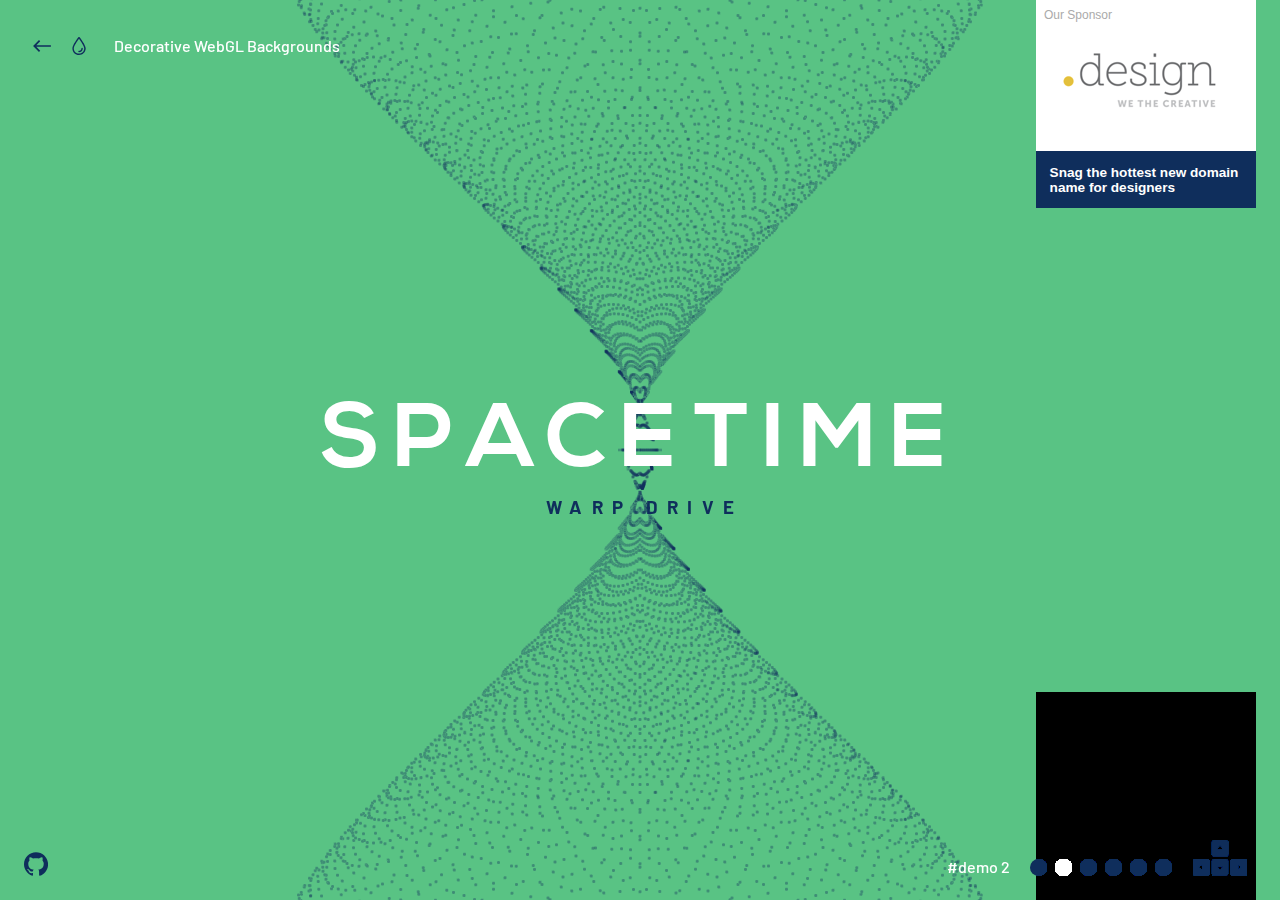
<file: DecorativeBackgrounds/index2.html>
<!DOCTYPE html>
<html lang="en" class="no-js">
	<head>
		<meta charset="UTF-8" />
		<meta name="viewport" content="width=device-width, initial-scale=1">
		<title>Decorative WebGL Backgrounds | Demo 2 | Codrops</title>
		<meta name="description" content="A collection of decorative animated background shapes powered by WebGL and TweenMax." />
		<meta name="keywords" content="webgl, background, shape, web design, web development, tweenmax, gsap, animation" />
		<meta name="author" content="Louis Hoebregts for Codrops" />
		<link rel="shortcut icon" href="favicon.ico">
		<link href="https://fonts.googleapis.com/css?family=Barlow:400,500,700" rel="stylesheet">
		<link rel="stylesheet" type="text/css" href="css/base.css" />
		<link rel="stylesheet" type="text/css" href="css/demo2.css" />
		<link rel="stylesheet" type="text/css" href="pater/pater.css" />
		<script>document.documentElement.className="js";var supportsCssVars=function(){var e,t=document.createElement("style");return t.innerHTML="root: { --tmp-var: bold; }",document.head.appendChild(t),e=!!(window.CSS&&window.CSS.supports&&window.CSS.supports("font-weight","var(--tmp-var)")),t.parentNode.removeChild(t),e};supportsCssVars()||alert("Please view this demo in a modern browser that supports CSS Variables.");</script>
	</head>
	<body class="demo-2">
		<svg class="hidden">
			<symbol id="icon-arrow" viewBox="0 0 24 24">
				<title>arrow</title>
				<polygon points="6.3,12.8 20.9,12.8 20.9,11.2 6.3,11.2 10.2,7.2 9,6 3.1,12 9,18 10.2,16.8 "/>
			</symbol>
			<symbol id="icon-drop" viewBox="0 0 24 24">
				<title>drop</title>
				<path d="M12,21c-3.6,0-6.6-3-6.6-6.6C5.4,11,10.8,4,11.4,3.2C11.6,3.1,11.8,3,12,3s0.4,0.1,0.6,0.3c0.6,0.8,6.1,7.8,6.1,11.2C18.6,18.1,15.6,21,12,21zM12,4.8c-1.8,2.4-5.2,7.4-5.2,9.6c0,2.9,2.3,5.2,5.2,5.2s5.2-2.3,5.2-5.2C17.2,12.2,13.8,7.3,12,4.8z"/><path d="M12,18.2c-0.4,0-0.7-0.3-0.7-0.7s0.3-0.7,0.7-0.7c1.3,0,2.4-1.1,2.4-2.4c0-0.4,0.3-0.7,0.7-0.7c0.4,0,0.7,0.3,0.7,0.7C15.8,16.5,14.1,18.2,12,18.2z"/>
			</symbol>
			<symbol id="icon-github" viewBox="0 0 32.6 31.8">
				<title>github</title>
				<path d="M16.3,0C7.3,0,0,7.3,0,16.3c0,7.2,4.7,13.3,11.1,15.5c0.8,0.1,1.1-0.4,1.1-0.8c0-0.4,0-1.4,0-2.8c-4.5,1-5.5-2.2-5.5-2.2c-0.7-1.9-1.8-2.4-1.8-2.4c-1.5-1,0.1-1,0.1-1c1.6,0.1,2.5,1.7,2.5,1.7c1.5,2.5,3.8,1.8,4.7,1.4c0.1-1.1,0.6-1.8,1-2.2c-3.6-0.4-7.4-1.8-7.4-8.1c0-1.8,0.6-3.2,1.7-4.4C7.4,10.7,6.8,9,7.7,6.8c0,0,1.4-0.4,4.5,1.7c1.3-0.4,2.7-0.5,4.1-0.5c1.4,0,2.8,0.2,4.1,0.5c3.1-2.1,4.5-1.7,4.5-1.7c0.9,2.2,0.3,3.9,0.2,4.3c1,1.1,1.7,2.6,1.7,4.4c0,6.3-3.8,7.6-7.4,8c0.6,0.5,1.1,1.5,1.1,3c0,2.2,0,3.9,0,4.5c0,0.4,0.3,0.9,1.1,0.8c6.5-2.2,11.1-8.3,11.1-15.5C32.6,7.3,25.3,0,16.3,0z"/>
			</symbol>
			<symbol id="icon-keyboard" viewBox="0 0 100 70">
				<title>keyboard</title>
				<!-- https://thenounproject.com/term/keyboard/783/ by Paul te Kortschot from the Noun Project -->
				<path d="M 60.94,1.83 39.22,1.83 C 36.71,1.83 34.67,3.86 34.67,6.376 L 34.67,28.1 C 34.67,30.61 36.71,32.65 39.22,32.65 L 60.94,32.65 C 63.45,32.65 65.5,30.61 65.5,28.1 L 65.5,6.376 C 65.5,3.86 63.45,1.83 60.94,1.83 Z M 44.79,18.63 50.08,11.74 55.37,18.63 Z" opacity="0.2"/>
				<path d="M 60.86,36.75 39.14,36.75 C 36.63,36.75 34.59,38.79 34.59,41.3 L 34.59,63.02 C 34.59,65.53 36.63,67.57 39.14,67.57 L 60.86,67.57 C 63.38,67.57 65.41,65.53 65.41,63.02 L 65.41,41.3 C 65.42,38.79 63.38,36.75 60.86,36.75 Z M 50.08,57.45 44.79,50.55 55.37,50.55 Z" opacity="0.2" />
				<path d="M 95.45,36.75 73.73,36.75 C 71.22,36.75 69.18,38.79 69.18,41.3 L 69.18,63.02 C 69.18,65.53 71.22,67.57 73.73,67.57 L 95.45,67.57 C 97.97,67.57 100,65.53 100,63.02 L 100,41.3 C 100,38.79 97.97,36.75 95.45,36.75 Z M 83.4,57.45 83.4,46.86 90.3,52.16 Z" />
				<path d="M 26.27,36.75 4.55,36.75 C 2.037,36.75 0,38.79 0,41.3 L 0,63.02 C 0,65.53 2.037,67.57 4.55,67.57 L 26.27,67.57 C 28.78,67.57 30.82,65.53 30.82,63.02 L 30.82,41.3 C 30.82,38.79 28.78,36.75 26.27,36.75 Z M 16.69,57.45 9.79,52.16 16.69,46.86 Z" />
			</symbol>
		</svg>
		<main>
			<div class="content content--fixed">
				<header class="codrops-header">
					<div class="codrops-links">
						<a class="codrops-icon codrops-icon--prev" href="https://tympanus.net/Development/AnimatedFrameSlideshow/" title="Previous Demo"><svg class="icon icon--arrow"><use xlink:href="#icon-arrow"></use></svg></a>
						<a class="codrops-icon codrops-icon--drop" href="https://tympanus.net/codrops/?p=33168" title="Back to the article"><svg class="icon icon--drop"><use xlink:href="#icon-drop"></use></svg></a>
					</div>
					<h1 class="codrops-header__title">Decorative WebGL Backgrounds</h1>
				</header>
				<a class="github" href="https://github.com/Mamboleoo/DecorativeBackgrounds/" title="Find this project on GitHub"><svg class="icon icon--github"><use xlink:href="#icon-github"></use></svg></a>
				<nav class="demos">
					<svg class="icon icon--keyboard"><use xlink:href="#icon-keyboard"></use></svg>
					<a class="demo" href="index.html"><span>Demo 1</span></a>
					<a class="demo demo--current" href="index2.html"><span>Demo 2</span></a>
					<a class="demo" href="index3.html"><span>Demo 3</span></a>
					<a class="demo" href="index4.html"><span>Demo 4</span></a>
					<a class="demo" href="index5.html"><span>Demo 5</span></a>
					<a class="demo" href="index6.html"><span>Demo 6</span></a>
				</nav>
				<a class="pater" href="http://go.thoughtleaders.io/TLDcodrops211117" onClick="recordOutboundLink(this, 'Outbound Links', 'TLDcodrops211117');return false;">
					<img class="pater__img" src="pater/TLD.png" alt="TLD"/>
					<h3 class="pater__title">​Snag the hottest new domain name for designers</h3>
					<p class="pater__description">.design domains were just released and some of the best ones are still available. They normally cost $35 but Codrops readers <strong>get them now for FREE!</strong></p>
				</a>
			</div>
			<div class="content">
				<canvas class="scene scene--full" id="scene"></canvas>
				<script type="x-shader/x-vertex" id="wrapVertexShader">
					#define PI 3.1415926535897932384626433832795
					attribute float size;
					void main() {
						vec4 mvPosition = modelViewMatrix * vec4( position, 1.0 );
						gl_PointSize = 3.0;
						gl_Position = projectionMatrix * mvPosition;
					}
				</script>
				<script type="x-shader/x-fragment" id="wrapFragmentShader">
					uniform sampler2D texture;
					void main(){
						vec4 textureColor = texture2D( texture, gl_PointCoord );
						if ( textureColor.a < 0.3 ) discard;
						vec4 dotColor = vec4(0.06, 0.18, 0.36, 0.4);
						vec4 color = dotColor * textureColor;
						gl_FragColor = color;
					}
				</script>
				<div class="content__inner">
					<h2 class="content__title">Spacetime</h2>
					<h3 class="content__subtitle">Warp Drive</h2>
				</div>
			</div>
		</main>
		<script src="js/demo.js"></script>
		<script src="js/three.min.js"></script>
		<script src="js/TweenMax.min.js"></script>
		<script src="js/demo2.js"></script>
	</body>
</html>
</file>
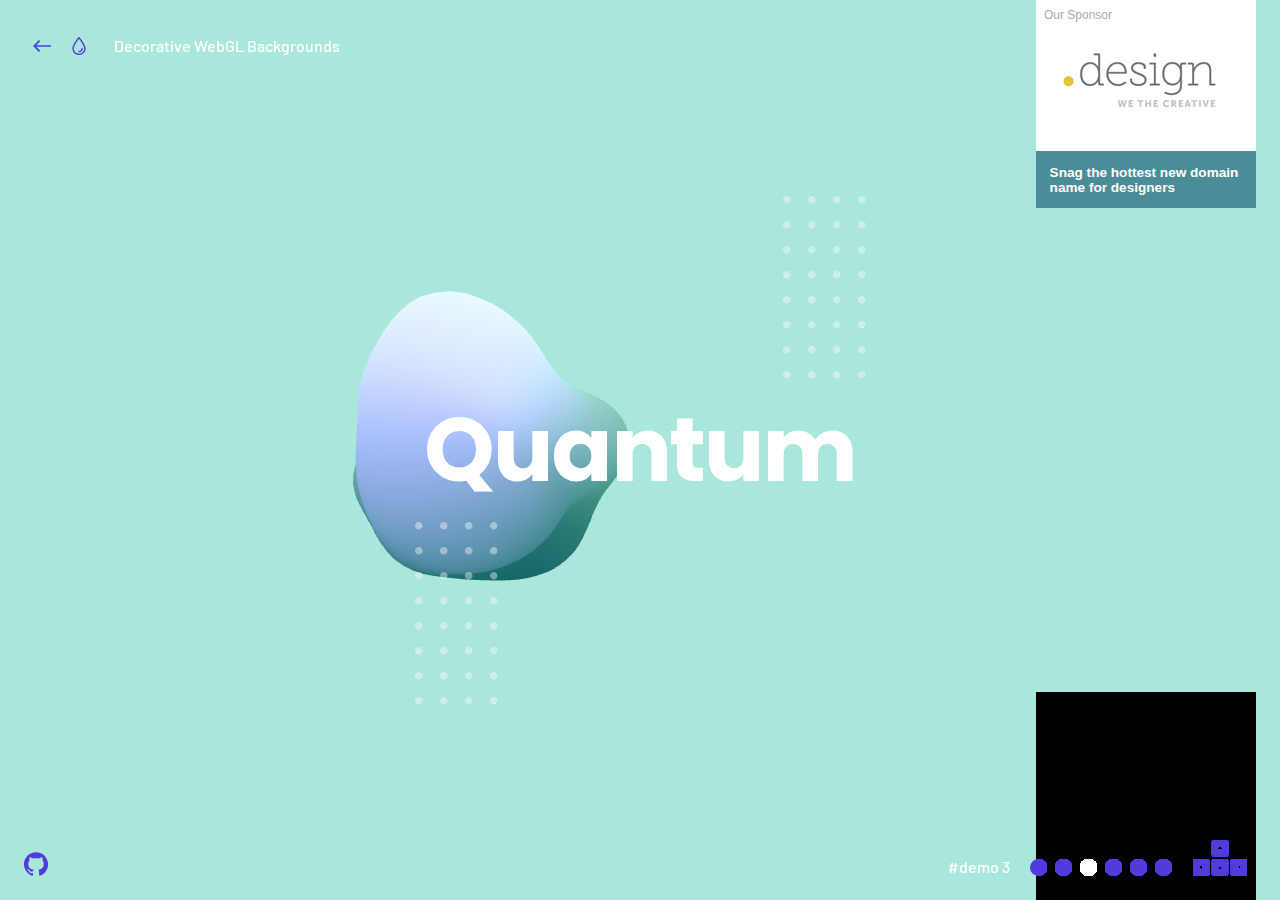
<file: DecorativeBackgrounds/index3.html>
<!DOCTYPE html>
<html lang="en" class="no-js">
	<head>
		<meta charset="UTF-8" />
		<meta name="viewport" content="width=device-width, initial-scale=1">
		<title>Decorative WebGL Backgrounds | Demo 3 | Codrops</title>
		<meta name="description" content="A collection of decorative animated background shapes powered by WebGL and TweenMax." />
		<meta name="keywords" content="webgl, background, shape, web design, web development, tweenmax, gsap, animation" />
		<meta name="author" content="Louis Hoebregts for Codrops" />
		<link rel="shortcut icon" href="favicon.ico">
		<link href="https://fonts.googleapis.com/css?family=Barlow:400,500,700|Poppins:600" rel="stylesheet">
		<link rel="stylesheet" type="text/css" href="css/base.css" />
		<link rel="stylesheet" type="text/css" href="css/demo3.css" />
		<link rel="stylesheet" type="text/css" href="pater/pater.css" />
		<script>document.documentElement.className="js";var supportsCssVars=function(){var e,t=document.createElement("style");return t.innerHTML="root: { --tmp-var: bold; }",document.head.appendChild(t),e=!!(window.CSS&&window.CSS.supports&&window.CSS.supports("font-weight","var(--tmp-var)")),t.parentNode.removeChild(t),e};supportsCssVars()||alert("Please view this demo in a modern browser that supports CSS Variables.");</script>
	</head>
	<body class="demo-3">
		<svg class="hidden">
			<symbol id="icon-arrow" viewBox="0 0 24 24">
				<title>arrow</title>
				<polygon points="6.3,12.8 20.9,12.8 20.9,11.2 6.3,11.2 10.2,7.2 9,6 3.1,12 9,18 10.2,16.8 "/>
			</symbol>
			<symbol id="icon-drop" viewBox="0 0 24 24">
				<title>drop</title>
				<path d="M12,21c-3.6,0-6.6-3-6.6-6.6C5.4,11,10.8,4,11.4,3.2C11.6,3.1,11.8,3,12,3s0.4,0.1,0.6,0.3c0.6,0.8,6.1,7.8,6.1,11.2C18.6,18.1,15.6,21,12,21zM12,4.8c-1.8,2.4-5.2,7.4-5.2,9.6c0,2.9,2.3,5.2,5.2,5.2s5.2-2.3,5.2-5.2C17.2,12.2,13.8,7.3,12,4.8z"/><path d="M12,18.2c-0.4,0-0.7-0.3-0.7-0.7s0.3-0.7,0.7-0.7c1.3,0,2.4-1.1,2.4-2.4c0-0.4,0.3-0.7,0.7-0.7c0.4,0,0.7,0.3,0.7,0.7C15.8,16.5,14.1,18.2,12,18.2z"/>
			</symbol>
			<symbol id="icon-github" viewBox="0 0 32.6 31.8">
				<title>github</title>
				<path d="M16.3,0C7.3,0,0,7.3,0,16.3c0,7.2,4.7,13.3,11.1,15.5c0.8,0.1,1.1-0.4,1.1-0.8c0-0.4,0-1.4,0-2.8c-4.5,1-5.5-2.2-5.5-2.2c-0.7-1.9-1.8-2.4-1.8-2.4c-1.5-1,0.1-1,0.1-1c1.6,0.1,2.5,1.7,2.5,1.7c1.5,2.5,3.8,1.8,4.7,1.4c0.1-1.1,0.6-1.8,1-2.2c-3.6-0.4-7.4-1.8-7.4-8.1c0-1.8,0.6-3.2,1.7-4.4C7.4,10.7,6.8,9,7.7,6.8c0,0,1.4-0.4,4.5,1.7c1.3-0.4,2.7-0.5,4.1-0.5c1.4,0,2.8,0.2,4.1,0.5c3.1-2.1,4.5-1.7,4.5-1.7c0.9,2.2,0.3,3.9,0.2,4.3c1,1.1,1.7,2.6,1.7,4.4c0,6.3-3.8,7.6-7.4,8c0.6,0.5,1.1,1.5,1.1,3c0,2.2,0,3.9,0,4.5c0,0.4,0.3,0.9,1.1,0.8c6.5-2.2,11.1-8.3,11.1-15.5C32.6,7.3,25.3,0,16.3,0z"/>
			</symbol>
			<symbol id="icon-keyboard" viewBox="0 0 100 70">
				<title>keyboard</title>
				<!-- https://thenounproject.com/term/keyboard/783/ by Paul te Kortschot from the Noun Project -->
				<path d="M 60.94,1.83 39.22,1.83 C 36.71,1.83 34.67,3.86 34.67,6.376 L 34.67,28.1 C 34.67,30.61 36.71,32.65 39.22,32.65 L 60.94,32.65 C 63.45,32.65 65.5,30.61 65.5,28.1 L 65.5,6.376 C 65.5,3.86 63.45,1.83 60.94,1.83 Z M 44.79,18.63 50.08,11.74 55.37,18.63 Z" opacity="0.2"/>
				<path d="M 60.86,36.75 39.14,36.75 C 36.63,36.75 34.59,38.79 34.59,41.3 L 34.59,63.02 C 34.59,65.53 36.63,67.57 39.14,67.57 L 60.86,67.57 C 63.38,67.57 65.41,65.53 65.41,63.02 L 65.41,41.3 C 65.42,38.79 63.38,36.75 60.86,36.75 Z M 50.08,57.45 44.79,50.55 55.37,50.55 Z" opacity="0.2" />
				<path d="M 95.45,36.75 73.73,36.75 C 71.22,36.75 69.18,38.79 69.18,41.3 L 69.18,63.02 C 69.18,65.53 71.22,67.57 73.73,67.57 L 95.45,67.57 C 97.97,67.57 100,65.53 100,63.02 L 100,41.3 C 100,38.79 97.97,36.75 95.45,36.75 Z M 83.4,57.45 83.4,46.86 90.3,52.16 Z" />
				<path d="M 26.27,36.75 4.55,36.75 C 2.037,36.75 0,38.79 0,41.3 L 0,63.02 C 0,65.53 2.037,67.57 4.55,67.57 L 26.27,67.57 C 28.78,67.57 30.82,65.53 30.82,63.02 L 30.82,41.3 C 30.82,38.79 28.78,36.75 26.27,36.75 Z M 16.69,57.45 9.79,52.16 16.69,46.86 Z" />
			</symbol>
		</svg>
		<main>
			<div class="content content--fixed">
				<header class="codrops-header">
					<div class="codrops-links">
						<a class="codrops-icon codrops-icon--prev" href="https://tympanus.net/Development/AnimatedFrameSlideshow/" title="Previous Demo"><svg class="icon icon--arrow"><use xlink:href="#icon-arrow"></use></svg></a>
						<a class="codrops-icon codrops-icon--drop" href="https://tympanus.net/codrops/?p=33168" title="Back to the article"><svg class="icon icon--drop"><use xlink:href="#icon-drop"></use></svg></a>
					</div>
					<h1 class="codrops-header__title">Decorative WebGL Backgrounds</h1>
				</header>
				<a class="github" href="https://github.com/Mamboleoo/DecorativeBackgrounds/" title="Find this project on GitHub"><svg class="icon icon--github"><use xlink:href="#icon-github"></use></svg></a>
				<nav class="demos">
					<svg class="icon icon--keyboard"><use xlink:href="#icon-keyboard"></use></svg>
					<a class="demo" href="index.html"><span>Demo 1</span></a>
					<a class="demo" href="index2.html"><span>Demo 2</span></a>
					<a class="demo demo--current" href="index3.html"><span>Demo 3</span></a>
					<a class="demo" href="index4.html"><span>Demo 4</span></a>
					<a class="demo" href="index5.html"><span>Demo 5</span></a>
					<a class="demo" href="index6.html"><span>Demo 6</span></a>
				</nav>
				<a class="pater" href="http://go.thoughtleaders.io/TLDcodrops211117" onClick="recordOutboundLink(this, 'Outbound Links', 'TLDcodrops211117');return false;">
					<img class="pater__img" src="pater/TLD.png" alt="TLD"/>
					<h3 class="pater__title">​Snag the hottest new domain name for designers</h3>
					<p class="pater__description">.design domains were just released and some of the best ones are still available. They normally cost $35 but Codrops readers <strong>get them now for FREE!</strong></p>
				</a>
			</div>
			<div class="content">
				<canvas class="scene scene--full" id="scene"></canvas>
				<div class="content__inner">
					<h2 class="content__title">Quantum</h2>
				</div>
			</div>
		</main>
		<script src="js/demo.js"></script>
		<script src="js/three.min.js"></script>
		<script src="js/perlin.js"></script>
		<script src="js/TweenMax.min.js"></script>
		<script src="js/demo3.js"></script>
	</body>
</html>
</file>
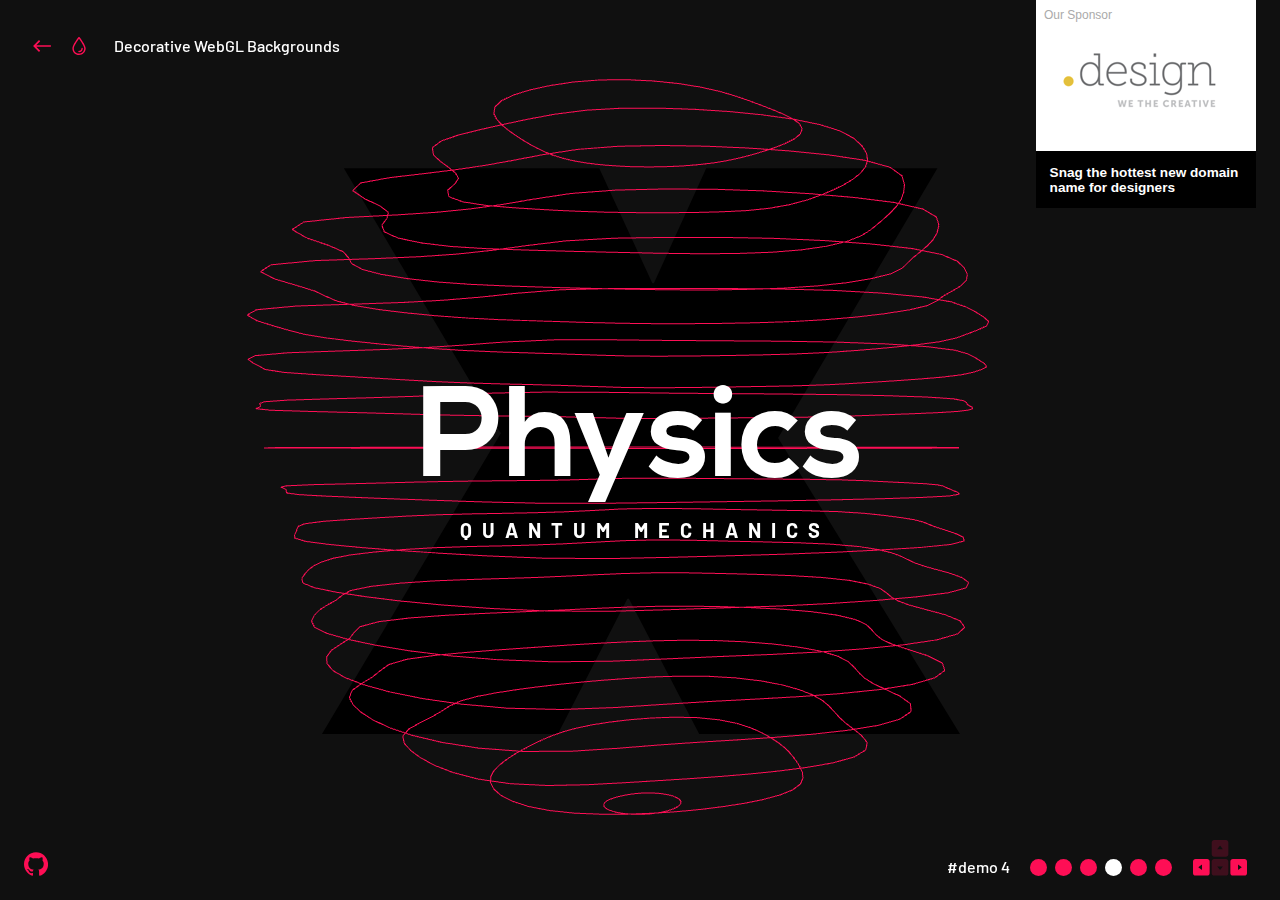
<file: DecorativeBackgrounds/index4.html>
<!DOCTYPE html>
<html lang="en" class="no-js">
	<head>
		<meta charset="UTF-8" />
		<meta name="viewport" content="width=device-width, initial-scale=1">
		<title>Decorative WebGL Backgrounds | Demo 4 | Codrops</title>
		<meta name="description" content="A collection of decorative animated background shapes powered by WebGL and TweenMax." />
		<meta name="keywords" content="webgl, background, shape, web design, web development, tweenmax, gsap, animation" />
		<meta name="author" content="Louis Hoebregts for Codrops" />
		<link rel="shortcut icon" href="favicon.ico">
		<link href="https://fonts.googleapis.com/css?family=Barlow:400,500,700" rel="stylesheet">
		<link rel="stylesheet" type="text/css" href="css/base.css" />
		<link rel="stylesheet" type="text/css" href="css/demo4.css" />
		<link rel="stylesheet" type="text/css" href="pater/pater.css" />
		<script>document.documentElement.className="js";var supportsCssVars=function(){var e,t=document.createElement("style");return t.innerHTML="root: { --tmp-var: bold; }",document.head.appendChild(t),e=!!(window.CSS&&window.CSS.supports&&window.CSS.supports("font-weight","var(--tmp-var)")),t.parentNode.removeChild(t),e};supportsCssVars()||alert("Please view this demo in a modern browser that supports CSS Variables.");</script>
	</head>
	<body class="demo-4">
		<svg class="hidden">
			<symbol id="icon-arrow" viewBox="0 0 24 24">
				<title>arrow</title>
				<polygon points="6.3,12.8 20.9,12.8 20.9,11.2 6.3,11.2 10.2,7.2 9,6 3.1,12 9,18 10.2,16.8 "/>
			</symbol>
			<symbol id="icon-drop" viewBox="0 0 24 24">
				<title>drop</title>
				<path d="M12,21c-3.6,0-6.6-3-6.6-6.6C5.4,11,10.8,4,11.4,3.2C11.6,3.1,11.8,3,12,3s0.4,0.1,0.6,0.3c0.6,0.8,6.1,7.8,6.1,11.2C18.6,18.1,15.6,21,12,21zM12,4.8c-1.8,2.4-5.2,7.4-5.2,9.6c0,2.9,2.3,5.2,5.2,5.2s5.2-2.3,5.2-5.2C17.2,12.2,13.8,7.3,12,4.8z"/><path d="M12,18.2c-0.4,0-0.7-0.3-0.7-0.7s0.3-0.7,0.7-0.7c1.3,0,2.4-1.1,2.4-2.4c0-0.4,0.3-0.7,0.7-0.7c0.4,0,0.7,0.3,0.7,0.7C15.8,16.5,14.1,18.2,12,18.2z"/>
			</symbol>
			<symbol id="icon-github" viewBox="0 0 32.6 31.8">
				<title>github</title>
				<path d="M16.3,0C7.3,0,0,7.3,0,16.3c0,7.2,4.7,13.3,11.1,15.5c0.8,0.1,1.1-0.4,1.1-0.8c0-0.4,0-1.4,0-2.8c-4.5,1-5.5-2.2-5.5-2.2c-0.7-1.9-1.8-2.4-1.8-2.4c-1.5-1,0.1-1,0.1-1c1.6,0.1,2.5,1.7,2.5,1.7c1.5,2.5,3.8,1.8,4.7,1.4c0.1-1.1,0.6-1.8,1-2.2c-3.6-0.4-7.4-1.8-7.4-8.1c0-1.8,0.6-3.2,1.7-4.4C7.4,10.7,6.8,9,7.7,6.8c0,0,1.4-0.4,4.5,1.7c1.3-0.4,2.7-0.5,4.1-0.5c1.4,0,2.8,0.2,4.1,0.5c3.1-2.1,4.5-1.7,4.5-1.7c0.9,2.2,0.3,3.9,0.2,4.3c1,1.1,1.7,2.6,1.7,4.4c0,6.3-3.8,7.6-7.4,8c0.6,0.5,1.1,1.5,1.1,3c0,2.2,0,3.9,0,4.5c0,0.4,0.3,0.9,1.1,0.8c6.5-2.2,11.1-8.3,11.1-15.5C32.6,7.3,25.3,0,16.3,0z"/>
			</symbol>
			<symbol id="icon-keyboard" viewBox="0 0 100 70">
				<title>keyboard</title>
				<!-- https://thenounproject.com/term/keyboard/783/ by Paul te Kortschot from the Noun Project -->
				<path d="M 60.94,1.83 39.22,1.83 C 36.71,1.83 34.67,3.86 34.67,6.376 L 34.67,28.1 C 34.67,30.61 36.71,32.65 39.22,32.65 L 60.94,32.65 C 63.45,32.65 65.5,30.61 65.5,28.1 L 65.5,6.376 C 65.5,3.86 63.45,1.83 60.94,1.83 Z M 44.79,18.63 50.08,11.74 55.37,18.63 Z" opacity="0.2"/>
				<path d="M 60.86,36.75 39.14,36.75 C 36.63,36.75 34.59,38.79 34.59,41.3 L 34.59,63.02 C 34.59,65.53 36.63,67.57 39.14,67.57 L 60.86,67.57 C 63.38,67.57 65.41,65.53 65.41,63.02 L 65.41,41.3 C 65.42,38.79 63.38,36.75 60.86,36.75 Z M 50.08,57.45 44.79,50.55 55.37,50.55 Z" opacity="0.2" />
				<path d="M 95.45,36.75 73.73,36.75 C 71.22,36.75 69.18,38.79 69.18,41.3 L 69.18,63.02 C 69.18,65.53 71.22,67.57 73.73,67.57 L 95.45,67.57 C 97.97,67.57 100,65.53 100,63.02 L 100,41.3 C 100,38.79 97.97,36.75 95.45,36.75 Z M 83.4,57.45 83.4,46.86 90.3,52.16 Z" />
				<path d="M 26.27,36.75 4.55,36.75 C 2.037,36.75 0,38.79 0,41.3 L 0,63.02 C 0,65.53 2.037,67.57 4.55,67.57 L 26.27,67.57 C 28.78,67.57 30.82,65.53 30.82,63.02 L 30.82,41.3 C 30.82,38.79 28.78,36.75 26.27,36.75 Z M 16.69,57.45 9.79,52.16 16.69,46.86 Z" />
			</symbol>
		</svg>
		<main>
			<div class="content content--fixed">
				<header class="codrops-header">
					<div class="codrops-links">
						<a class="codrops-icon codrops-icon--prev" href="https://tympanus.net/Development/AnimatedFrameSlideshow/" title="Previous Demo"><svg class="icon icon--arrow"><use xlink:href="#icon-arrow"></use></svg></a>
						<a class="codrops-icon codrops-icon--drop" href="https://tympanus.net/codrops/?p=33168" title="Back to the article"><svg class="icon icon--drop"><use xlink:href="#icon-drop"></use></svg></a>
					</div>
					<h1 class="codrops-header__title">Decorative WebGL Backgrounds</h1>
				</header>
				<a class="github" href="https://github.com/Mamboleoo/DecorativeBackgrounds/" title="Find this project on GitHub"><svg class="icon icon--github"><use xlink:href="#icon-github"></use></svg></a>
				<nav class="demos">
					<svg class="icon icon--keyboard"><use xlink:href="#icon-keyboard"></use></svg>
					<a class="demo" href="index.html"><span>Demo 1</span></a>
					<a class="demo" href="index2.html"><span>Demo 2</span></a>
					<a class="demo" href="index3.html"><span>Demo 3</span></a>
					<a class="demo demo--current" href="index4.html"><span>Demo 4</span></a>
					<a class="demo" href="index5.html"><span>Demo 5</span></a>
					<a class="demo" href="index6.html"><span>Demo 6</span></a>
				</nav>
				<a class="pater" href="http://go.thoughtleaders.io/TLDcodrops211117" onClick="recordOutboundLink(this, 'Outbound Links', 'TLDcodrops211117');return false;">
					<img class="pater__img" src="pater/TLD.png" alt="TLD"/>
					<h3 class="pater__title">​Snag the hottest new domain name for designers</h3>
					<p class="pater__description">.design domains were just released and some of the best ones are still available. They normally cost $35 but Codrops readers <strong>get them now for FREE!</strong></p>
				</a>
			</div>
			<div class="content">
				<canvas class="scene scene--full" id="scene"></canvas>
				<div class="content__inner">
					<h2 class="content__title">Physics</h2>
					<h3 class="content__subtitle">Quantum Mechanics</h2>
				</div>
			</div>
		</main>
		<script src="js/demo.js"></script>
		<script src="js/three.min.js"></script>
		<script src="js/perlin.js"></script>
		<script src="js/TweenMax.min.js"></script>
		<script src="js/demo4.js"></script>
	</body>
</html>
</file>
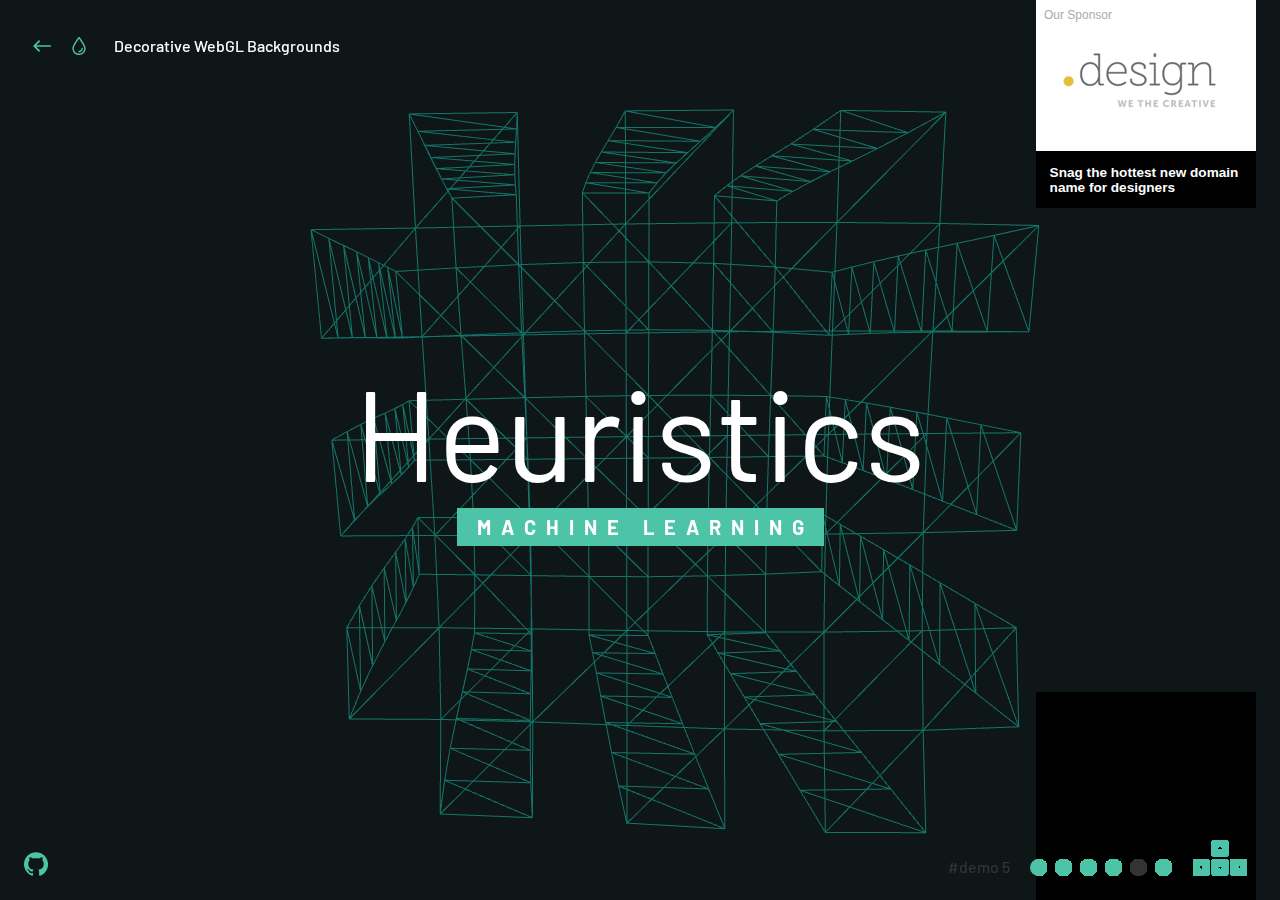
<file: DecorativeBackgrounds/index5.html>
<!DOCTYPE html>
<html lang="en" class="no-js">
	<head>
		<meta charset="UTF-8" />
		<meta name="viewport" content="width=device-width, initial-scale=1">
		<title>Decorative WebGL Backgrounds | Demo 5 | Codrops</title>
		<meta name="description" content="A collection of decorative animated background shapes powered by WebGL and TweenMax." />
		<meta name="keywords" content="webgl, background, shape, web design, web development, tweenmax, gsap, animation" />
		<meta name="author" content="Louis Hoebregts for Codrops" />
		<link rel="shortcut icon" href="favicon.ico">
		<link href="https://fonts.googleapis.com/css?family=Barlow:400,500,700|Vidaloka" rel="stylesheet">
		<link rel="stylesheet" type="text/css" href="css/base.css" />
		<link rel="stylesheet" type="text/css" href="css/demo5.css" />
		<link rel="stylesheet" type="text/css" href="pater/pater.css" />
		<script>document.documentElement.className="js";var supportsCssVars=function(){var e,t=document.createElement("style");return t.innerHTML="root: { --tmp-var: bold; }",document.head.appendChild(t),e=!!(window.CSS&&window.CSS.supports&&window.CSS.supports("font-weight","var(--tmp-var)")),t.parentNode.removeChild(t),e};supportsCssVars()||alert("Please view this demo in a modern browser that supports CSS Variables.");</script>
	</head>
	<body class="demo-5">
		<svg class="hidden">
			<symbol id="icon-arrow" viewBox="0 0 24 24">
				<title>arrow</title>
				<polygon points="6.3,12.8 20.9,12.8 20.9,11.2 6.3,11.2 10.2,7.2 9,6 3.1,12 9,18 10.2,16.8 "/>
			</symbol>
			<symbol id="icon-drop" viewBox="0 0 24 24">
				<title>drop</title>
				<path d="M12,21c-3.6,0-6.6-3-6.6-6.6C5.4,11,10.8,4,11.4,3.2C11.6,3.1,11.8,3,12,3s0.4,0.1,0.6,0.3c0.6,0.8,6.1,7.8,6.1,11.2C18.6,18.1,15.6,21,12,21zM12,4.8c-1.8,2.4-5.2,7.4-5.2,9.6c0,2.9,2.3,5.2,5.2,5.2s5.2-2.3,5.2-5.2C17.2,12.2,13.8,7.3,12,4.8z"/><path d="M12,18.2c-0.4,0-0.7-0.3-0.7-0.7s0.3-0.7,0.7-0.7c1.3,0,2.4-1.1,2.4-2.4c0-0.4,0.3-0.7,0.7-0.7c0.4,0,0.7,0.3,0.7,0.7C15.8,16.5,14.1,18.2,12,18.2z"/>
			</symbol>
			<symbol id="icon-github" viewBox="0 0 32.6 31.8">
				<title>github</title>
				<path d="M16.3,0C7.3,0,0,7.3,0,16.3c0,7.2,4.7,13.3,11.1,15.5c0.8,0.1,1.1-0.4,1.1-0.8c0-0.4,0-1.4,0-2.8c-4.5,1-5.5-2.2-5.5-2.2c-0.7-1.9-1.8-2.4-1.8-2.4c-1.5-1,0.1-1,0.1-1c1.6,0.1,2.5,1.7,2.5,1.7c1.5,2.5,3.8,1.8,4.7,1.4c0.1-1.1,0.6-1.8,1-2.2c-3.6-0.4-7.4-1.8-7.4-8.1c0-1.8,0.6-3.2,1.7-4.4C7.4,10.7,6.8,9,7.7,6.8c0,0,1.4-0.4,4.5,1.7c1.3-0.4,2.7-0.5,4.1-0.5c1.4,0,2.8,0.2,4.1,0.5c3.1-2.1,4.5-1.7,4.5-1.7c0.9,2.2,0.3,3.9,0.2,4.3c1,1.1,1.7,2.6,1.7,4.4c0,6.3-3.8,7.6-7.4,8c0.6,0.5,1.1,1.5,1.1,3c0,2.2,0,3.9,0,4.5c0,0.4,0.3,0.9,1.1,0.8c6.5-2.2,11.1-8.3,11.1-15.5C32.6,7.3,25.3,0,16.3,0z"/>
			</symbol>
			<symbol id="icon-keyboard" viewBox="0 0 100 70">
				<title>keyboard</title>
				<!-- https://thenounproject.com/term/keyboard/783/ by Paul te Kortschot from the Noun Project -->
				<path d="M 60.94,1.83 39.22,1.83 C 36.71,1.83 34.67,3.86 34.67,6.376 L 34.67,28.1 C 34.67,30.61 36.71,32.65 39.22,32.65 L 60.94,32.65 C 63.45,32.65 65.5,30.61 65.5,28.1 L 65.5,6.376 C 65.5,3.86 63.45,1.83 60.94,1.83 Z M 44.79,18.63 50.08,11.74 55.37,18.63 Z" opacity="0.2"/>
				<path d="M 60.86,36.75 39.14,36.75 C 36.63,36.75 34.59,38.79 34.59,41.3 L 34.59,63.02 C 34.59,65.53 36.63,67.57 39.14,67.57 L 60.86,67.57 C 63.38,67.57 65.41,65.53 65.41,63.02 L 65.41,41.3 C 65.42,38.79 63.38,36.75 60.86,36.75 Z M 50.08,57.45 44.79,50.55 55.37,50.55 Z" opacity="0.2" />
				<path d="M 95.45,36.75 73.73,36.75 C 71.22,36.75 69.18,38.79 69.18,41.3 L 69.18,63.02 C 69.18,65.53 71.22,67.57 73.73,67.57 L 95.45,67.57 C 97.97,67.57 100,65.53 100,63.02 L 100,41.3 C 100,38.79 97.97,36.75 95.45,36.75 Z M 83.4,57.45 83.4,46.86 90.3,52.16 Z" />
				<path d="M 26.27,36.75 4.55,36.75 C 2.037,36.75 0,38.79 0,41.3 L 0,63.02 C 0,65.53 2.037,67.57 4.55,67.57 L 26.27,67.57 C 28.78,67.57 30.82,65.53 30.82,63.02 L 30.82,41.3 C 30.82,38.79 28.78,36.75 26.27,36.75 Z M 16.69,57.45 9.79,52.16 16.69,46.86 Z" />
			</symbol>
		</svg>
		<main>
			<div class="content content--fixed">
				<header class="codrops-header">
					<div class="codrops-links">
						<a class="codrops-icon codrops-icon--prev" href="https://tympanus.net/Development/AnimatedFrameSlideshow/" title="Previous Demo"><svg class="icon icon--arrow"><use xlink:href="#icon-arrow"></use></svg></a>
						<a class="codrops-icon codrops-icon--drop" href="https://tympanus.net/codrops/?p=33168" title="Back to the article"><svg class="icon icon--drop"><use xlink:href="#icon-drop"></use></svg></a>
					</div>
					<h1 class="codrops-header__title">Decorative WebGL Backgrounds</h1>
				</header>
				<a class="github" href="https://github.com/Mamboleoo/DecorativeBackgrounds/" title="Find this project on GitHub"><svg class="icon icon--github"><use xlink:href="#icon-github"></use></svg></a>
				<nav class="demos">
					<svg class="icon icon--keyboard"><use xlink:href="#icon-keyboard"></use></svg>
					<a class="demo" href="index.html"><span>Demo 1</span></a>
					<a class="demo" href="index2.html"><span>Demo 2</span></a>
					<a class="demo" href="index3.html"><span>Demo 3</span></a>
					<a class="demo" href="index4.html"><span>Demo 4</span></a>
					<a class="demo demo--current" href="index5.html"><span>Demo 5</span></a>
					<a class="demo" href="index6.html"><span>Demo 6</span></a>
				</nav>
				<a class="pater" href="http://go.thoughtleaders.io/TLDcodrops211117" onClick="recordOutboundLink(this, 'Outbound Links', 'TLDcodrops211117');return false;">
					<img class="pater__img" src="pater/TLD.png" alt="TLD"/>
					<h3 class="pater__title">​Snag the hottest new domain name for designers</h3>
					<p class="pater__description">.design domains were just released and some of the best ones are still available. They normally cost $35 but Codrops readers <strong>get them now for FREE!</strong></p>
				</a>
			</div>
			<div class="content">
				<canvas class="scene scene--full" id="scene"></canvas>
				<div class="content__inner">
					<h2 class="content__title">Heuristics</h2>
					<h3 class="content__subtitle">Machine Learning</h2>
				</div>
			</div>
		</main>
		<script src="js/demo.js"></script>
		<script src="js/three.min.js"></script>
		<script src="js/perlin.js"></script>
		<script src="js/TweenMax.min.js"></script>
		<script src="js/demo5.js"></script>
	</body>
</html>
</file>
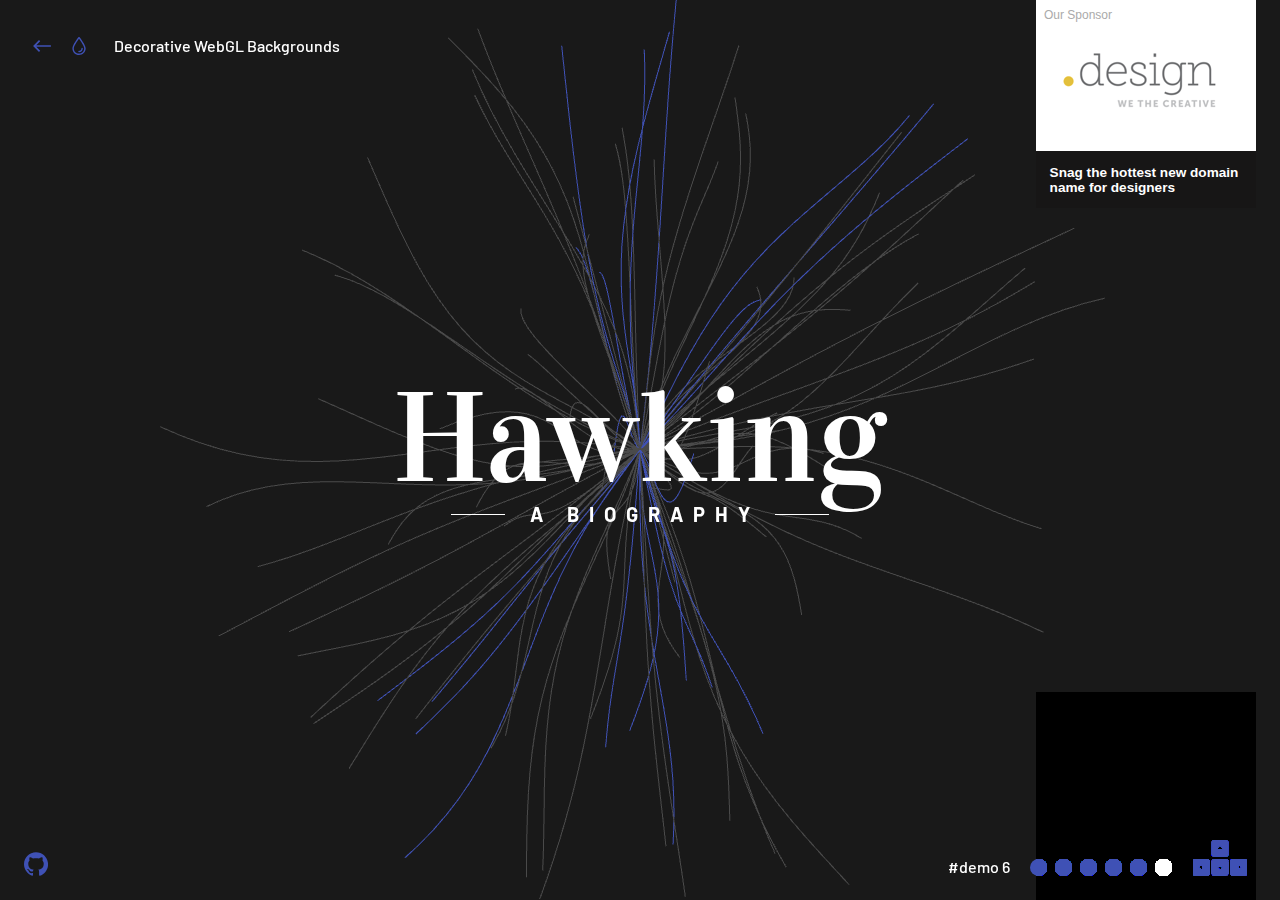
<file: DecorativeBackgrounds/index6.html>
<!DOCTYPE html>
<html lang="en" class="no-js">
	<head>
		<meta charset="UTF-8" />
		<meta name="viewport" content="width=device-width, initial-scale=1">
		<title>Decorative WebGL Backgrounds | Demo 6 | Codrops</title>
		<meta name="description" content="A collection of decorative animated background shapes powered by WebGL and TweenMax." />
		<meta name="keywords" content="webgl, background, shape, web design, web development, tweenmax, gsap, animation" />
		<meta name="author" content="Louis Hoebregts for Codrops" />
		<link rel="shortcut icon" href="favicon.ico">
		<link href="https://fonts.googleapis.com/css?family=Barlow:400,500,700|Vidaloka" rel="stylesheet">
		<link rel="stylesheet" type="text/css" href="css/base.css" />
		<link rel="stylesheet" type="text/css" href="css/demo6.css" />
		<link rel="stylesheet" type="text/css" href="pater/pater.css" />
		<script>document.documentElement.className="js";var supportsCssVars=function(){var e,t=document.createElement("style");return t.innerHTML="root: { --tmp-var: bold; }",document.head.appendChild(t),e=!!(window.CSS&&window.CSS.supports&&window.CSS.supports("font-weight","var(--tmp-var)")),t.parentNode.removeChild(t),e};supportsCssVars()||alert("Please view this demo in a modern browser that supports CSS Variables.");</script>
	</head>
	<body class="demo-6">
		<svg class="hidden">
			<symbol id="icon-arrow" viewBox="0 0 24 24">
				<title>arrow</title>
				<polygon points="6.3,12.8 20.9,12.8 20.9,11.2 6.3,11.2 10.2,7.2 9,6 3.1,12 9,18 10.2,16.8 "/>
			</symbol>
			<symbol id="icon-drop" viewBox="0 0 24 24">
				<title>drop</title>
				<path d="M12,21c-3.6,0-6.6-3-6.6-6.6C5.4,11,10.8,4,11.4,3.2C11.6,3.1,11.8,3,12,3s0.4,0.1,0.6,0.3c0.6,0.8,6.1,7.8,6.1,11.2C18.6,18.1,15.6,21,12,21zM12,4.8c-1.8,2.4-5.2,7.4-5.2,9.6c0,2.9,2.3,5.2,5.2,5.2s5.2-2.3,5.2-5.2C17.2,12.2,13.8,7.3,12,4.8z"/><path d="M12,18.2c-0.4,0-0.7-0.3-0.7-0.7s0.3-0.7,0.7-0.7c1.3,0,2.4-1.1,2.4-2.4c0-0.4,0.3-0.7,0.7-0.7c0.4,0,0.7,0.3,0.7,0.7C15.8,16.5,14.1,18.2,12,18.2z"/>
			</symbol>
			<symbol id="icon-github" viewBox="0 0 32.6 31.8">
				<title>github</title>
				<path d="M16.3,0C7.3,0,0,7.3,0,16.3c0,7.2,4.7,13.3,11.1,15.5c0.8,0.1,1.1-0.4,1.1-0.8c0-0.4,0-1.4,0-2.8c-4.5,1-5.5-2.2-5.5-2.2c-0.7-1.9-1.8-2.4-1.8-2.4c-1.5-1,0.1-1,0.1-1c1.6,0.1,2.5,1.7,2.5,1.7c1.5,2.5,3.8,1.8,4.7,1.4c0.1-1.1,0.6-1.8,1-2.2c-3.6-0.4-7.4-1.8-7.4-8.1c0-1.8,0.6-3.2,1.7-4.4C7.4,10.7,6.8,9,7.7,6.8c0,0,1.4-0.4,4.5,1.7c1.3-0.4,2.7-0.5,4.1-0.5c1.4,0,2.8,0.2,4.1,0.5c3.1-2.1,4.5-1.7,4.5-1.7c0.9,2.2,0.3,3.9,0.2,4.3c1,1.1,1.7,2.6,1.7,4.4c0,6.3-3.8,7.6-7.4,8c0.6,0.5,1.1,1.5,1.1,3c0,2.2,0,3.9,0,4.5c0,0.4,0.3,0.9,1.1,0.8c6.5-2.2,11.1-8.3,11.1-15.5C32.6,7.3,25.3,0,16.3,0z"/>
			</symbol>
			<symbol id="icon-keyboard" viewBox="0 0 100 70">
				<title>keyboard</title>
				<!-- https://thenounproject.com/term/keyboard/783/ by Paul te Kortschot from the Noun Project -->
				<path d="M 60.94,1.83 39.22,1.83 C 36.71,1.83 34.67,3.86 34.67,6.376 L 34.67,28.1 C 34.67,30.61 36.71,32.65 39.22,32.65 L 60.94,32.65 C 63.45,32.65 65.5,30.61 65.5,28.1 L 65.5,6.376 C 65.5,3.86 63.45,1.83 60.94,1.83 Z M 44.79,18.63 50.08,11.74 55.37,18.63 Z" opacity="0.2"/>
				<path d="M 60.86,36.75 39.14,36.75 C 36.63,36.75 34.59,38.79 34.59,41.3 L 34.59,63.02 C 34.59,65.53 36.63,67.57 39.14,67.57 L 60.86,67.57 C 63.38,67.57 65.41,65.53 65.41,63.02 L 65.41,41.3 C 65.42,38.79 63.38,36.75 60.86,36.75 Z M 50.08,57.45 44.79,50.55 55.37,50.55 Z" opacity="0.2" />
				<path d="M 95.45,36.75 73.73,36.75 C 71.22,36.75 69.18,38.79 69.18,41.3 L 69.18,63.02 C 69.18,65.53 71.22,67.57 73.73,67.57 L 95.45,67.57 C 97.97,67.57 100,65.53 100,63.02 L 100,41.3 C 100,38.79 97.97,36.75 95.45,36.75 Z M 83.4,57.45 83.4,46.86 90.3,52.16 Z" />
				<path d="M 26.27,36.75 4.55,36.75 C 2.037,36.75 0,38.79 0,41.3 L 0,63.02 C 0,65.53 2.037,67.57 4.55,67.57 L 26.27,67.57 C 28.78,67.57 30.82,65.53 30.82,63.02 L 30.82,41.3 C 30.82,38.79 28.78,36.75 26.27,36.75 Z M 16.69,57.45 9.79,52.16 16.69,46.86 Z" />
			</symbol>
		</svg>
		<main>
			<div class="content content--fixed">
				<header class="codrops-header">
					<div class="codrops-links">
						<a class="codrops-icon codrops-icon--prev" href="https://tympanus.net/Development/AnimatedFrameSlideshow/" title="Previous Demo"><svg class="icon icon--arrow"><use xlink:href="#icon-arrow"></use></svg></a>
						<a class="codrops-icon codrops-icon--drop" href="https://tympanus.net/codrops/?p=33168" title="Back to the article"><svg class="icon icon--drop"><use xlink:href="#icon-drop"></use></svg></a>
					</div>
					<h1 class="codrops-header__title">Decorative WebGL Backgrounds</h1>
				</header>
				<a class="github" href="https://github.com/Mamboleoo/DecorativeBackgrounds/" title="Find this project on GitHub"><svg class="icon icon--github"><use xlink:href="#icon-github"></use></svg></a>
				<nav class="demos">
					<svg class="icon icon--keyboard"><use xlink:href="#icon-keyboard"></use></svg>
					<a class="demo" href="index.html"><span>Demo 1</span></a>
					<a class="demo" href="index2.html"><span>Demo 2</span></a>
					<a class="demo" href="index3.html"><span>Demo 3</span></a>
					<a class="demo" href="index4.html"><span>Demo 4</span></a>
					<a class="demo" href="index5.html"><span>Demo 5</span></a>
					<a class="demo demo--current" href="index6.html"><span>Demo 6</span></a>
				</nav>
				<a class="pater" href="http://go.thoughtleaders.io/TLDcodrops211117" onClick="recordOutboundLink(this, 'Outbound Links', 'TLDcodrops211117');return false;">
					<img class="pater__img" src="pater/TLD.png" alt="TLD"/>
					<h3 class="pater__title">​Snag the hottest new domain name for designers</h3>
					<p class="pater__description">.design domains were just released and some of the best ones are still available. They normally cost $35 but Codrops readers <strong>get them now for FREE!</strong></p>
				</a>
			</div>
			<div class="content">
				<canvas class="scene scene--full" id="scene"></canvas>
				<div class="content__inner">
					<h2 class="content__title">Hawking</h2>
					<h3 class="content__subtitle">A Biography</h2>
				</div>
			</div>
		</main>
		<script src="js/demo.js"></script>
		<script src="js/three.min.js"></script>
		<script src="js/demo6.js"></script>
	</body>
</html>
</file>
<file: DecorativeBackgrounds/css/base.css>
article,aside,details,figcaption,figure,footer,header,hgroup,main,nav,section,summary{display:block;}audio,canvas,video{display:inline-block;}audio:not([controls]){display:none;height:0;}[hidden]{display:none;}html{font-family:sans-serif;-ms-text-size-adjust:100%;-webkit-text-size-adjust:100%;}body{margin:0;}a:focus{outline:thin dotted;}a:active,a:hover{outline:0;}h1{font-size:2em;margin:0.67em 0;}abbr[title]{border-bottom:1px dotted;}b,strong{font-weight:bold;}dfn{font-style:italic;}hr{-moz-box-sizing:content-box;box-sizing:content-box;height:0;}mark{background:#ff0;color:rgb(46, 46, 46);}code,kbd,pre,samp{font-family:monospace,serif;font-size:1em;}pre{white-space:pre-wrap;}q{quotes:"\201C" "\201D" "\2018" "\2019";}small{font-size:80%;}sub,sup{font-size:75%;line-height:0;position:relative;vertical-align:baseline;}sup{top:-0.5em;}sub{bottom:-0.25em;}img{border:0;}svg:not(:root){overflow:hidden;}figure{margin:0;}fieldset{border:1px solid #c0c0c0;margin:0 2px;padding:0.35em 0.625em 0.75em;}legend{border:0;padding:0;}button,input,select,textarea{font-family:inherit;font-size:100%;margin:0;}button,input{line-height:normal;}button,select{text-transform:none;}button,html input[type="button"],input[type="reset"],input[type="submit"]{-webkit-appearance:button;cursor:pointer;}button[disabled],html input[disabled]{cursor:default;}input[type="checkbox"],input[type="radio"]{box-sizing:border-box;padding:0;}input[type="search"]{-webkit-appearance:textfield;-moz-box-sizing:content-box;-webkit-box-sizing:content-box;box-sizing:content-box;}input[type="search"]::-webkit-search-cancel-button,input[type="search"]::-webkit-search-decoration{-webkit-appearance:none;}button::-moz-focus-inner,input::-moz-focus-inner{border:0;padding:0;}textarea{overflow:auto;vertical-align:top;}table{border-collapse:collapse;border-spacing:0;}
*,
*::after,
*::before {
	box-sizing: border-box;
}

html {
	background: rgb(46, 46, 46);
}

body {
	font-family: 'Barlow', Helvetica, Arial, sans-serif;
	font-weight: 500;
	min-height: 100vh;
	color: #57585c;
	color: var(--color-text);
	background-color: rgb(46, 46, 46);
	background-color: var(--color-bg);
	-webkit-font-smoothing: antialiased;
	-moz-osx-font-smoothing: grayscale;
}

/* Fade effect */
.js body {
	opacity: 0;
	transition: opacity 0.6s;
}

.js body.render {
	opacity: 1;
}

a {
	text-decoration: none;
	color: var(--color-link);
	outline: none;
}

a:hover,
a:focus {
	color: var(--color-link-hover);
	outline: none;
}

.hidden {
	position: absolute;
	overflow: hidden;
	width: 0;
	height: 0;
	pointer-events: none;
}

.message {
	position: relative;
	z-index: 100;
	display: none;
	padding: 1em;
	text-align: center;
	color: var(--color-bg);
	background: var(--color-text);
}

/* Icons */
.icon {
	display: block;
	width: 1.5em;
	height: 1.5em;
	margin: 0 auto;
	fill: currentColor;
}

.icon--keyboard {
	display: none;
}

main {
	position: relative;
	width: 100%;
}

.content {
	position: relative;
	display: grid;
	justify-content: center;
	align-items: center;
	align-content: center;
	margin: 0 auto;
	min-height: 100vh;
}

.content--fixed {
	position: fixed;
	z-index: 10000;
	top: 0;
	left: 0;
	display: grid;
	align-content: space-between;
	width: 100%;
	max-width: none;
	min-height: 0;
	height: 100vh;
	padding: 1.5em;
	pointer-events: none;
	grid-template-columns: 50% 50%;
	grid-template-rows: auto auto 4em;
	grid-template-areas: 'header ...'
	'... ...'
	'github demos';
}

.content--fixed a {
	pointer-events: auto;
}

/* Header */
.codrops-header {
	position: relative;
	z-index: 100;
	display: flex;
	flex-direction: row;
	align-items: flex-start;
	align-items: center;
	align-self: start;
	grid-area: header;
	justify-self: start;
}

.codrops-header__title {
	font-size: 1em;
	font-weight: 500;
	margin: 0;
	padding: 0.75em 0;
}

.info {
	margin: 0 0 0 1.25em;
	color: var(--color-info);
}

.github {
	display: block;
	align-self: end;
	grid-area: github;
	justify-self: start;
}

.demos {
	position: relative;
	display: block;
	align-self: end;
	text-align: center;
	grid-area: demos;
}

.demo {
	margin: 0 0.15em;
}

.demo:hover,
.demo:focus {
	opacity: 0.5;
}

.demo span {
	white-space: nowrap;
	text-transform: lowercase;
	pointer-events: none;
}

.demo span::before {
	content: '#';
}

a.demo--current {
	pointer-events: none;
	color: var(--color-link-hover);
}

/* Top Navigation Style */
.codrops-links {
	position: relative;
	display: flex;
	justify-content: center;
	margin: 0 1em 0 0;
	text-align: center;
	white-space: nowrap;
}

.codrops-icon {
	display: inline-block;
	margin: 0.15em;
	padding: 0.25em;
}

/* Canvas positions */
.content__inner {
	grid-area: 1 / 1 / 1 / 1;
	position: relative;
	display: flex;
	flex-direction: column;
	align-items: center;
	justify-content: center;
	align-content: center;
}

.scene {
	position: absolute;
}

.scene--left {
	width: 100vmin;
	height: 100vmin;
	transform: translate3d(-50vmin,0,0);
}

.scene--full {
	width: 100%;
	height: 100vh;
}

.scene--up {
	height: 150vmin;
	width: 150vmin;
	top: -50vh;
	left: 50%;
	margin-left: -75vmin;
}

@media screen and (min-width: 55em) {
	.icon--keyboard {
		position: absolute;
		right: 0.55em;
		bottom: -30%;
		display: block;
		width: 54px;
		height: 46px;
		fill: var(--color-link);
	}
	.demos {
		display: flex;
		padding-right: 80px;
		justify-self: end;
	}
	.demo {
		display: block;
		width: 17px;
		height: 17px;
		margin: 0 4px;
		border-radius: 50%;
		background: var(--color-link);
	}
	a.demo--current {
		background: var(--color-link-hover);
	}
	.demo span {
		line-height: 1;
		position: absolute;
		right: 100%;
		display: none;
		margin: 0 1em 0 0;
	}
	.demo--current span {
		display: block;
	}
}

@media screen and (max-width: 55em) {
	.message {
		/* display: block; */
	}
	.content {
		flex-direction: column;
		height: auto;
	}
	.content--fixed {
		position: relative;
		z-index: 1000;
		display: block;
		padding: 0.85em;
	}
	.content:not(.content--fixed) {
		margin-bottom: 6em;
	}
	.codrops-header {
		flex-direction: column;
		align-items: center;
	}
	.codrops-header__title {
		font-weight: bold;
		padding-bottom: 0.25em;
		text-align: center;
	}
	.info {
		margin: 0;
	}
	.github {
		display: block;
		margin: 1em auto;
	}
	.codrops-links {
		margin: 0;
	}
}
</file>
<file: DecorativeBackgrounds/css/demo2.css>
@font-face {
	font-family: 'nexa_boldregular';
	font-weight: bold;
	font-style: normal;
	src: url('../fonts/nexa_boldfree_macroman/Nexa_Free_Bold-webfont.eot');
	src: url('../fonts/nexa_boldfree_macroman/Nexa_Free_Bold-webfont.eot?#iefix') format('embedded-opentype'), url('../fonts/nexa_boldfree_macroman/Nexa_Free_Bold-webfont.woff2') format('woff2'), url('../fonts/nexa_boldfree_macroman/Nexa_Free_Bold-webfont.woff') format('woff'), url('../fonts/nexa_boldfree_macroman/Nexa_Free_Bold-webfont.ttf') format('truetype'), url('../fonts/nexa_boldfree_macroman/Nexa_Free_Bold-webfont.svg#nexa_boldregular') format('svg');
}

.demo-2 {
	--color-text: #fff;
    --color-bg: rgb(46, 46, 46);
    --color-link: #0f2e5c;
    --color-link-hover: #fff;
    --color-title: #fff;
	--color-subtitle: #0f2e5c;
}

.content__title {
	font-size: 7vw;
	font-weight: 700;
	color: var(--color-title);
	text-align: center;
	margin: 0;
	text-transform: uppercase;
	letter-spacing: 0.15em;
	font-family: 'nexa_boldregular', sans-serif;
}

.content__subtitle {
	color: var(--color-subtitle);
	padding: 0 0.75em;
	margin: 0;
	letter-spacing: 0.5em;
	text-indent: 0.5em;
	font-weight: 700;
	text-transform: uppercase;
}

@media screen and (max-width: 55em) {
	.content--fixed {
		background: #acb2b9;
	}
	.content__title {
		font-size: 2em;
	}
	.content__subtitle {
		font-size: 0.85em;
	}
}
</file>
<file: DecorativeBackgrounds/pater/pater.css>
.pater {
	font-family: -apple-system, BlinkMacSystemFont, 'Segoe UI', Helvetica, Arial, sans-serif !important;
	position: fixed;
	z-index: 1000;
	right: 0;
	bottom: 0;
	display: grid;
	width: 100%;
	padding: 1em 0;
	text-align: left;
	color: #fff;
	background: #000;
}

.pater:hover, .pater:focus {
	color: #fff;
}

.pater::before {
	content: 'Our Sponsor';
	font-size: 0.75em;
	display: inline-block;
	padding: 0 0 5px 10px;
	vertical-align: middle;
	z-index: 11;
}

.pater__img {
	display: none;
	background-image: url(TLD.png);
	background-size: cover;
}

.pater__title {
	font-size: 0.85em;
	font-weight: normal;
	font-weight: bold;
	margin: 0;
}

.pater__title,
.pater__description {
	padding: 10px 0 0 10px;
}

.pater__description {
	font-size: 0.85em;
	display: none;
	margin: 0;
	opacity: 0;
}

@media screen and (min-width: 60em) {
	.pater {
		top: 0;
		right: 0;
		bottom: auto;
		width: 220px;
		margin: 0 1.5em 0 0;
		padding: 0;
	}
	.pater__img {
		display: block;
		width: 100%;
		position: relative;
		z-index: 10;
	}
	.pater::before {
		display: block;
		padding: 8px;
		position: absolute;
		color: #aaa;
	}
	.pater__description {
		display: block;
		position: absolute;
		top: 150px;
		padding: 1em;
		opacity: 1;
		transform: translate3d(0,-100%,0);
		transition: transform 0.3s;
	}
	.pater:hover .pater__description {
		transform: translate3d(0,0,0);
	}
	.pater__title {
		padding: 1em;
		font-size: 0.85em;
		font-weight: 700;
		transition: opacity 0.5s;
	}
	.pater:hover .pater__title {
		opacity: 0;
	}
	.pater__description,
	.pater__title {
		background: var(--bg-ad);
	}
	.demo-1 { --bg-ad: #171616; }
	.demo-2 { --bg-ad: #0f2e5c; }
	.demo-3 { --bg-ad: #4a8c98; }
	.demo-4 { --bg-ad: #000; }
	.demo-5 { --bg-ad: #000; }
	.demo-6 { --bg-ad: #171616; }
}
</file>
<file: DecorativeBackgrounds/css/demo3.css>
.demo-3 {
	--color-text: #fff;
	--color-bg: #A9E7DA;
	--color-link: #523bdc;
	--color-link-hover: #fff;
	--color-title: #fff;
}

.content__title {
	font-family: 'Poppins', sans-serif;
	letter-spacing: -0.025em;
	font-size: 7vw;
	color: var(--color-title);
	line-height: 1;
	margin: 0;
	position: relative;
}

.content__title::before,
.content__title::after {
	content: '';
	position: absolute;
	width: 100px;
	height: 200px;
	background: url(../img/dot.png);
	background-size: 25px;
	opacity: 0.4;
}

.content__title::before {
	top: 120%;
	right: 81%;
}

.content__title::after {
	bottom: 120%;
	left: 81%;
}

@media screen and (max-width: 55em) {
	.content__title::before,
	.content__title::after {
		width: 50px;
		height: 100px;
		background-size: 12px;
	}
}
</file>
<file: DecorativeBackgrounds/css/demo4.css>
@font-face {
	font-family: 'nexa_boldregular';
	font-weight: bold;
	font-style: normal;
	src: url('../fonts/nexa_boldfree_macroman/Nexa_Free_Bold-webfont.eot');
	src: url('../fonts/nexa_boldfree_macroman/Nexa_Free_Bold-webfont.eot?#iefix') format('embedded-opentype'), url('../fonts/nexa_boldfree_macroman/Nexa_Free_Bold-webfont.woff2') format('woff2'), url('../fonts/nexa_boldfree_macroman/Nexa_Free_Bold-webfont.woff') format('woff'), url('../fonts/nexa_boldfree_macroman/Nexa_Free_Bold-webfont.ttf') format('truetype'), url('../fonts/nexa_boldfree_macroman/Nexa_Free_Bold-webfont.svg#nexa_boldregular') format('svg');
}

.demo-4 {
	--color-text: #fff;
	--color-bg: #101010;
	--color-link: #fe0e55;
	--color-link-hover: #fff;
	--color-info: #333;
	--color-title: #fff;
	--color-subtitle: #fff;
	--color-subtitle-bg: #fe0e55;
	background: #101010 url(../img/X.svg) no-repeat 50% 50%;
	background-size: 50%;
}

.content__title {
	font-family: 'nexa_boldregular', sans-serif;
	font-size: 10vw;
	font-weight: normal;
	color: var(--color-title);
	text-align: center;
	margin: 0;
	pointer-events: none;
}

.content__subtitle {
	font-size: 1.25em;
	color: var(--color-subtitle);
	padding: 0 0.75em;
	margin: 0;
	letter-spacing: 0.5em;
	text-indent: 0.5em;
	text-align: center;
	font-weight: bold;
	text-transform: uppercase;
}

@media screen and (max-width: 55em) {
	.content__title {
		font-size: 3.5em;
	}
	.content__subtitle {
		font-size: 0.85em;
	}
	.demo-4 {
		background-position: 50% 20em;	
	}
}
</file>
<file: DecorativeBackgrounds/css/demo5.css>
.demo-5 {
	--color-text: #fff;
	--color-bg: #0F1617;
	--color-link: #4dc4a8;
	--color-link-hover: #333;
	--color-info: #ac1122;
	--color-title: #fff;
	--color-subtitle: #fff;
    --color-subtitle-bg: #4dc4a8;
}

.content__title {
	font-size: 10vw;
	font-weight: normal;
	color: var(--color-title);
	text-align: center;
	margin: 0;
	pointer-events: none;
}

.content__subtitle {
	font-size: 1.25em;
	background: var(--color-subtitle-bg);
	color: var(--color-subtitle);
	padding: 0.45em 0.5em;
	line-height: 1;
	margin: 0;
	letter-spacing: 0.5em;
	text-indent: 0.5em;
	font-weight: bold;
	text-transform: uppercase;
}

@media screen and (max-width: 55em) {
	.content__title {
		font-size: 3.5em;
	}
	.content__subtitle {
		font-size: 0.85em;
	}
}
</file>
<file: DecorativeBackgrounds/css/demo6.css>
.demo-6 {
	--color-text: #fff;
	--color-bg: #191919;
	--color-link: #3F51B5;
	--color-link-hover: #ffffff;
	--color-title: #fff;
	--color-subtitle: #fff;
}

.content__title {
	font-family: 'Vidaloka', serif;
	font-size: 10vw;
	font-weight: normal;
	color: var(--color-title);
	text-align: center;
	margin: 0;
	pointer-events: none;
	line-height: 1;
}

.content__subtitle {
	font-size: 1.25em;
	color: var(--color-subtitle);
	padding: 0 0.75em;
	margin: 0;
	letter-spacing: 0.5em;
	text-indent: 0.5em;
	font-weight: bold;
	text-transform: uppercase;
	position: relative;
}

.content__subtitle::before,
.content__subtitle::after {
	content: '';
	position: absolute;
	top: 50%;
	height: 1px;
	background: var(--color-subtitle);
	width: 20%;
}

.content__subtitle::before {
	right: 100%;
}

.content__subtitle::after {
	left: 100%;
}

@media screen and (max-width: 55em) {
	.content__title {
		font-size: 3.75em;
	}
	.content__subtitle {
		font-size: 0.85em;
	}
	.content__subtitle::before,
	.content__subtitle::after {
		width: 10%;
	}
}
</file>
